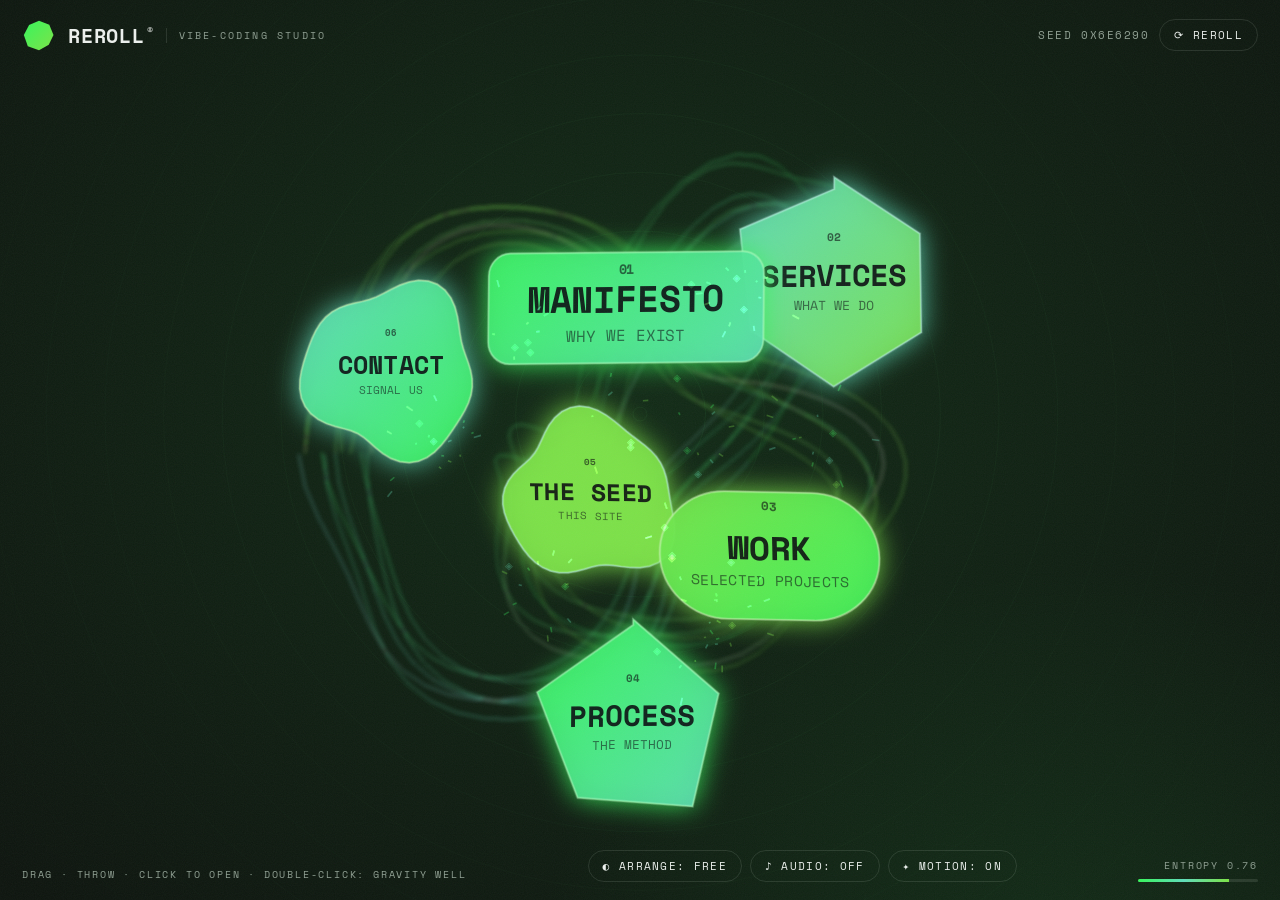
<file: design/reroll/index.html>
<!DOCTYPE html>
<html lang="en">
<head>
<meta charset="UTF-8">
<meta name="viewport" content="width=device-width, initial-scale=1.0, viewport-fit=cover">
<title>REROLL® — a vibe-coding studio</title>
<meta name="description" content="REROLL is a vibe-coding studio. We prompt, prune and ship AI-native products. This site rerolled its identity when you opened it.">
<link rel="preconnect" href="https://fonts.googleapis.com">
<link rel="preconnect" href="https://fonts.gstatic.com" crossorigin>
<link href="https://fonts.googleapis.com/css2?family=Space+Grotesk:wght@400;500;700&family=Instrument+Serif:ital@0;1&family=Space+Mono:wght@400;700&display=swap" rel="stylesheet">
<link rel="icon" id="favicon" href="">
<link rel="stylesheet" href="styles.css">
</head>
<body>
<canvas id="gl" aria-hidden="true"></canvas>
<canvas id="dish" aria-label="Interactive studio field — drag, throw and click the floating specimens"></canvas>

<header class="hud hud-top">
  <div class="brand">
    <span class="mark" id="mark" aria-hidden="true"></span>
    <span class="word">REROLL<sup>®</sup></span>
    <span class="tag">vibe-coding studio</span>
  </div>
  <div class="seedbox">
    <span class="seedlabel" id="seedLabel">seed 0x000000</span>
    <button class="btn" id="rerollBtn" type="button" title="roll a new identity (r)">⟳ reroll</button>
  </div>
</header>

<footer class="hud hud-bottom">
  <div class="hint" id="hint">drag · throw · click to open · double-click: gravity well</div>
  <div class="controls">
    <button class="btn" id="arrangeBtn" type="button" title="toggle layout (a)">◐ arrange: free</button>
    <button class="btn" id="soundBtn" type="button" title="toggle audio (s)">♪ audio: off</button>
    <button class="btn" id="motionBtn" type="button" title="toggle motion (m)">✦ motion: on</button>
  </div>
  <div class="entropy">
    <span class="entlabel" id="entropyLabel">entropy 0.00</span>
    <div class="meter" aria-hidden="true"><i id="entropyFill"></i></div>
  </div>
</footer>

<div id="overlay" class="overlay" aria-hidden="true">
  <div class="scrim" data-close></div>
  <article class="panel" role="dialog" aria-modal="true" aria-labelledby="ovTitle">
    <button class="close" type="button" data-close aria-label="close">✕</button>
    <div class="kicker" id="ovKicker"></div>
    <h2 id="ovTitle"></h2>
    <div class="body" id="ovBody"></div>
  </article>
</div>

<div class="grain" aria-hidden="true"></div>
<noscript><div class="noscript">REROLL® needs JavaScript — the dish is alive.</div></noscript>
<script src="core.js"></script>
<script src="content.js"></script>
<script src="knot.js"></script>
<script src="dish.js"></script>
<script src="ui.js"></script>
</body>
</html>
</file>
<file: design/reroll/styles.css>
:root {
  --bg: #0a0a10;
  --bg2: #101018;
  --ink: #f2f2f5;
  --dim: #9a9aa5;
  --a1: #7c5cff;
  --a2: #2de2e6;
  --a3: #ff5c8a;
  --line: rgba(255,255,255,.14);
  --panel: rgba(12,12,20,.86);
  --glow: rgba(124,92,255,.10);
  --display: 'Space Grotesk', 'Arial Narrow', system-ui, sans-serif;
  --mono: 'Space Mono', ui-monospace, 'Courier New', monospace;
  --serif: 'Instrument Serif', Georgia, serif;
}

* { margin: 0; padding: 0; box-sizing: border-box; }

html, body {
  height: 100%;
  overflow: hidden;
  background: var(--bg);
  color: var(--ink);
  font-family: var(--display);
  -webkit-font-smoothing: antialiased;
}

body {
  background:
    radial-gradient(120vmax 90vmax at 50% 42%, var(--glow), transparent 60%),
    radial-gradient(80vmax 60vmax at 85% 110%, var(--glow), transparent 55%),
    var(--bg);
}

canvas {
  position: fixed;
  inset: 0;
  width: 100%;
  height: 100%;
  display: block;
}

#gl { filter: blur(2px); opacity: .55; }
#dish { cursor: crosshair; touch-action: none; }

.grain {
  position: fixed;
  inset: -50%;
  width: 200%;
  height: 200%;
  pointer-events: none;
  opacity: .05;
  background-image: url("data:image/svg+xml,%3Csvg xmlns='http://www.w3.org/2000/svg' width='300' height='300'%3E%3Cfilter id='n'%3E%3CfeTurbulence type='fractalNoise' baseFrequency='0.9' numOctaves='2'/%3E%3C/filter%3E%3Crect width='300' height='300' filter='url(%23n)'/%3E%3C/svg%3E");
  animation: grain 0.9s steps(4) infinite;
}
@keyframes grain {
  0% { transform: translate(0,0); }
  25% { transform: translate(-2%,1.5%); }
  50% { transform: translate(1.5%,-2%); }
  75% { transform: translate(-1%,-1%); }
  100% { transform: translate(2%,2%); }
}

.hud {
  position: fixed;
  left: 0;
  right: 0;
  z-index: 10;
  display: flex;
  align-items: center;
  justify-content: space-between;
  gap: 16px;
  padding: 18px 22px;
  pointer-events: none;
}
.hud-top { top: 0; }
.hud-bottom { bottom: 0; align-items: flex-end; flex-wrap: wrap; }

.brand { display: flex; align-items: center; gap: 12px; pointer-events: auto; }
.mark { width: 34px; height: 34px; display: inline-block; flex: none; }
.mark svg { display: block; width: 100%; height: 100%; }
.word {
  font-weight: 700;
  font-size: 20px;
  letter-spacing: .04em;
  text-transform: uppercase;
}
.word sup { font-size: 10px; opacity: .6; margin-left: 2px; }
.tag {
  font-family: var(--mono);
  font-size: 10px;
  letter-spacing: .22em;
  text-transform: uppercase;
  color: var(--dim);
  border-left: 1px solid var(--line);
  padding-left: 12px;
}

.seedbox { display: flex; align-items: center; gap: 10px; pointer-events: auto; }
.seedlabel {
  font-family: var(--mono);
  font-size: 11px;
  letter-spacing: .14em;
  color: var(--dim);
  text-transform: uppercase;
}

.btn {
  pointer-events: auto;
  font-family: var(--mono);
  font-size: 11px;
  letter-spacing: .12em;
  text-transform: uppercase;
  color: var(--ink);
  background: transparent;
  border: 1px solid var(--line);
  border-radius: 999px;
  padding: 7px 14px;
  cursor: pointer;
  transition: border-color .2s, color .2s, background .2s;
}
.btn:hover { border-color: var(--a1); color: var(--a1); }
.btn:active { transform: scale(.96); }

.hint {
  font-family: var(--mono);
  font-size: 10px;
  letter-spacing: .18em;
  text-transform: uppercase;
  color: var(--dim);
  pointer-events: none;
}

.controls { display: flex; gap: 8px; pointer-events: auto; }

.entropy {
  display: flex;
  flex-direction: column;
  align-items: flex-end;
  gap: 6px;
  pointer-events: none;
}
.entlabel {
  font-family: var(--mono);
  font-size: 10px;
  letter-spacing: .18em;
  text-transform: uppercase;
  color: var(--dim);
  transition: color .2s;
}
.entropy.surge .entlabel { color: var(--a3); }
.meter {
  width: 120px;
  height: 3px;
  background: var(--line);
  border-radius: 2px;
  overflow: hidden;
}
.meter i {
  display: block;
  height: 100%;
  width: 0%;
  background: linear-gradient(90deg, var(--a1), var(--a2), var(--a3));
  transition: width .15s linear;
}

.overlay {
  position: fixed;
  inset: 0;
  z-index: 20;
  display: grid;
  place-items: center;
  padding: 20px;
  visibility: hidden;
}
.overlay.open { visibility: visible; }

.scrim {
  position: absolute;
  inset: 0;
  background: rgba(0,0,0,.45);
  backdrop-filter: blur(6px);
  -webkit-backdrop-filter: blur(6px);
  opacity: 0;
  transition: opacity .35s ease;
}
.overlay.open .scrim { opacity: 1; }

.panel {
  position: relative;
  width: min(560px, 100%);
  max-height: 82vh;
  overflow-y: auto;
  background: var(--panel);
  border: 1px solid var(--line);
  border-radius: var(--panel-rad, 22px 10px 26px 12px);
  padding: 44px 42px 38px;
  box-shadow: 0 30px 80px rgba(0,0,0,.55), inset 0 1px 0 rgba(255,255,255,.06);
  opacity: 0;
  transform: scale(.9) rotate(-1.5deg);
  filter: blur(12px);
  transition: opacity .45s ease, transform .5s cubic-bezier(.2,1.5,.3,1), filter .45s ease;
}
.overlay.open .panel {
  opacity: 1;
  transform: none;
  filter: blur(0);
}
.panel::-webkit-scrollbar { width: 4px; }
.panel::-webkit-scrollbar-thumb { background: var(--line); border-radius: 2px; }

.close {
  position: absolute;
  top: 14px;
  right: 16px;
  width: 34px;
  height: 34px;
  border-radius: 50%;
  border: 1px solid var(--line);
  background: transparent;
  color: var(--dim);
  font-size: 13px;
  cursor: pointer;
  transition: color .2s, border-color .2s, transform .2s;
}
.close:hover { color: var(--a3); border-color: var(--a3); transform: rotate(90deg); }

.kicker {
  font-family: var(--mono);
  font-size: 10px;
  letter-spacing: .28em;
  text-transform: uppercase;
  color: var(--a1);
  margin-bottom: 14px;
}

.panel h2 {
  font-size: clamp(28px, 5vw, 44px);
  line-height: 1.02;
  letter-spacing: -.02em;
  text-transform: uppercase;
  font-weight: 700;
  margin-bottom: 22px;
  overflow-wrap: break-word;
}
.panel h2 em { font-style: normal; color: var(--a2); }

.body p { font-size: 15px; line-height: 1.65; color: var(--ink); margin-bottom: 14px; opacity: .92; }
.body p em { color: var(--a2); font-style: italic; }
.body p.dim, .body .dim { color: var(--dim); font-size: 13px; }
.body ul, .body ol { list-style: none; margin: 0 0 14px; }
.body li {
  font-size: 14px;
  line-height: 1.55;
  padding: 10px 0 10px 18px;
  border-bottom: 1px dashed var(--line);
  position: relative;
}
.body li:last-child { border-bottom: 0; }
.body li::before {
  content: '→';
  position: absolute;
  left: 0;
  color: var(--a1);
  font-family: var(--mono);
}
.body ol li::before { content: attr(data-n); }
.body li b { color: var(--ink); }
.body li .yr {
  font-family: var(--mono);
  font-size: 10px;
  color: var(--dim);
  float: right;
  letter-spacing: .1em;
}
.body a { color: var(--a2); text-decoration: none; border-bottom: 1px solid var(--line); }
.body a:hover { color: var(--a3); border-color: var(--a3); }
.body code {
  font-family: var(--mono);
  font-size: 12px;
  color: var(--a3);
  border: 1px solid var(--line);
  border-radius: 4px;
  padding: 1px 6px;
}

.seedcta {
  display: inline-block;
  margin-top: 6px;
  font-family: var(--mono);
  font-size: 11px;
  letter-spacing: .14em;
  text-transform: uppercase;
  color: var(--a1);
  background: transparent;
  border: 1px solid var(--a1);
  border-radius: 999px;
  padding: 8px 16px;
  cursor: pointer;
  transition: background .2s, color .2s;
}
.seedcta:hover { background: var(--a1); color: var(--bg); }

.brief { display: flex; gap: 8px; margin: 18px 0 10px; }
.brief input {
  flex: 1;
  min-width: 0;
  font-family: var(--mono);
  font-size: 13px;
  color: var(--ink);
  background: rgba(255,255,255,.04);
  border: 1px solid var(--line);
  border-radius: 10px 10px 10px 2px;
  padding: 12px 14px;
  outline: none;
  transition: border-color .2s;
}
.brief input:focus { border-color: var(--a2); }
.brief input::placeholder { color: var(--dim); }
.brief button {
  font-family: var(--mono);
  font-size: 13px;
  color: var(--bg);
  background: var(--a2);
  border: 0;
  border-radius: 2px 10px 10px 10px;
  padding: 0 18px;
  cursor: pointer;
  transition: background .2s, transform .15s;
}
.brief button:hover { background: var(--a3); }
.brief button:active { transform: scale(.94); }
.briefstatus {
  font-family: var(--mono);
  font-size: 11px;
  letter-spacing: .1em;
  color: var(--a2);
  min-height: 16px;
}

.noscript {
  position: fixed;
  inset: 0;
  display: grid;
  place-items: center;
  background: var(--bg);
  color: var(--ink);
  font-family: var(--mono);
  z-index: 99;
}

@media (max-width: 640px) {
  .hud { padding: 14px 14px; }
  .hud-bottom { gap: 10px; }
  .tag { display: none; }
  .word { font-size: 17px; }
  .hint { display: none; }
  .entropy { margin-left: auto; }
  .panel { padding: 36px 24px 30px; }
  .meter { width: 84px; }
}

@media (prefers-reduced-motion: reduce) {
  .grain { animation: none; }
  .panel { transition: opacity .2s ease; transform: none; filter: none; }
}
</file>
